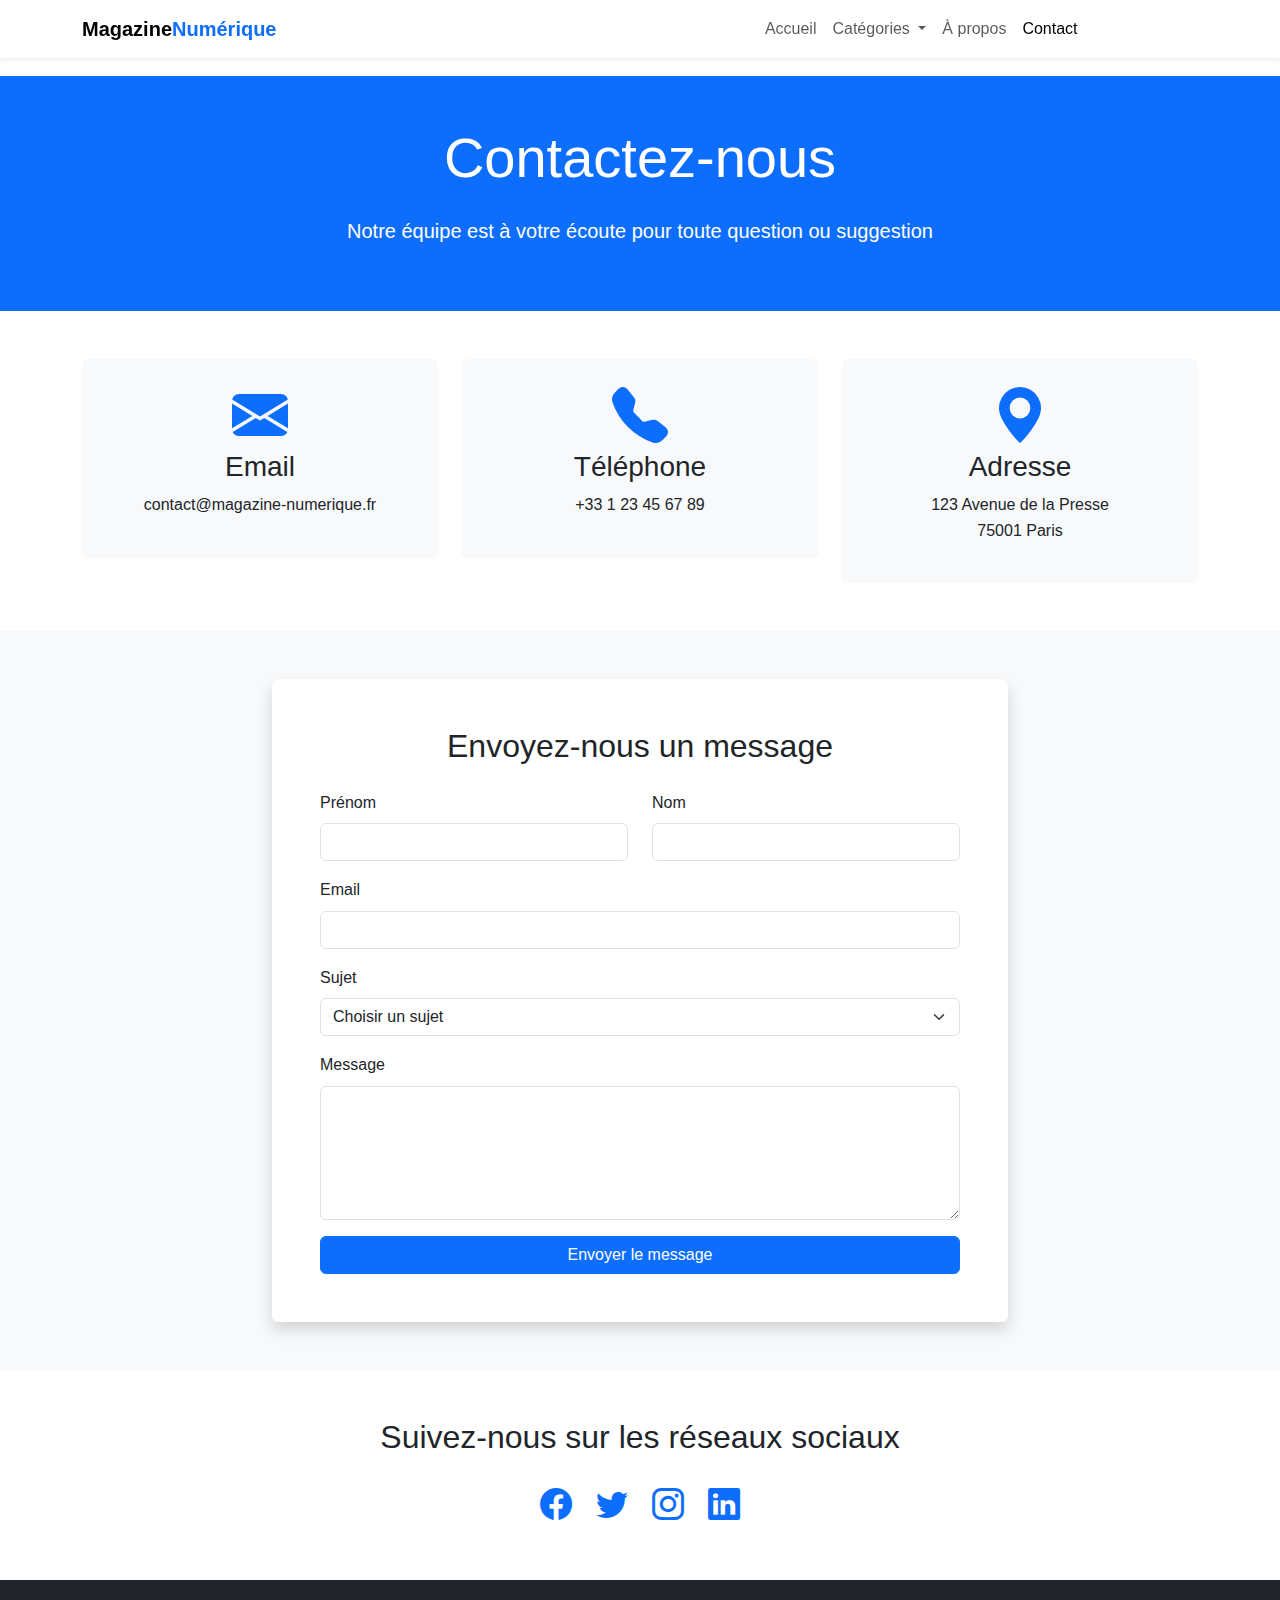
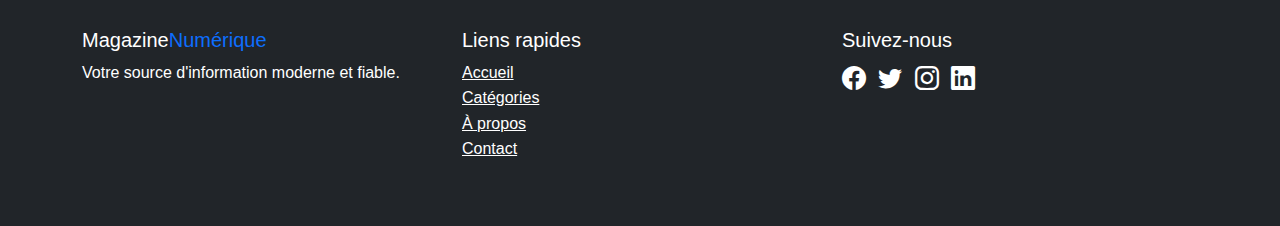
<file: pages/contact.html>
<!DOCTYPE html>
<html lang="fr">
<head>
    <meta charset="UTF-8">
    <meta name="viewport" content="width=device-width, initial-scale=1.0">
    <title>Contact - Magazine Numérique</title>
    <link href="https://cdn.jsdelivr.net/npm/bootstrap@5.3.2/dist/css/bootstrap.min.css" rel="stylesheet">
    <link rel="stylesheet" href="https://cdn.jsdelivr.net/npm/bootstrap-icons@1.11.1/font/bootstrap-icons.css">
    <link rel="stylesheet" href="/css/style.css">
</head>
<body>
    <div id="nav-placeholder"></div>

    <section class="contact-header py-5 bg-primary text-white">
        <div class="container text-center">
            <h1 class="display-4 mb-4">Contactez-nous</h1>
            <p class="lead">Notre équipe est à votre écoute pour toute question ou suggestion</p>
        </div>
    </section>

    <section class="contact-info py-5">
        <div class="container">
            <div class="row g-4">
                <div class="col-md-4">
                    <div class="contact-card text-center p-4 bg-light rounded">
                        <i class="bi bi-envelope-fill display-4 text-primary mb-3"></i>
                        <h3>Email</h3>
                        <p>contact@magazine-numerique.fr</p>
                    </div>
                </div>
                <div class="col-md-4">
                    <div class="contact-card text-center p-4 bg-light rounded">
                        <i class="bi bi-telephone-fill display-4 text-primary mb-3"></i>
                        <h3>Téléphone</h3>
                        <p>+33 1 23 45 67 89</p>
                    </div>
                </div>
                <div class="col-md-4">
                    <div class="contact-card text-center p-4 bg-light rounded">
                        <i class="bi bi-geo-alt-fill display-4 text-primary mb-3"></i>
                        <h3>Adresse</h3>
                        <p>123 Avenue de la Presse<br>75001 Paris</p>
                    </div>
                </div>
            </div>
        </div>
    </section>

    <section class="contact-form py-5 bg-light">
        <div class="container">
            <div class="row justify-content-center">
                <div class="col-md-8">
                    <div class="bg-white p-5 rounded shadow">
                        <h2 class="text-center mb-4">Envoyez-nous un message</h2>
                        <form id="contact-form">
                            <div class="row">
                                <div class="col-md-6 mb-3">
                                    <label for="firstName" class="form-label">Prénom</label>
                                    <input type="text" class="form-control" id="firstName" required>
                                </div>
                                <div class="col-md-6 mb-3">
                                    <label for="lastName" class="form-label">Nom</label>
                                    <input type="text" class="form-control" id="lastName" required>
                                </div>
                            </div>
                            <div class="mb-3">
                                <label for="email" class="form-label">Email</label>
                                <input type="email" class="form-control" id="email" required>
                            </div>
                            <div class="mb-3">
                                <label for="subject" class="form-label">Sujet</label>
                                <select class="form-select" id="subject" required>
                                    <option value="">Choisir un sujet</option>
                                    <option value="general">Question générale</option>
                                    <option value="support">Support technique</option>
                                    <option value="partnership">Partenariat</option>
                                    <option value="other">Autre</option>
                                </select>
                            </div>
                            <div class="mb-3">
                                <label for="message" class="form-label">Message</label>
                                <textarea class="form-control" id="message" rows="5" required></textarea>
                            </div>
                            <button type="submit" class="btn btn-primary w-100">Envoyer le message</button>
                        </form>
                    </div>
                </div>
            </div>
        </div>
    </section>

    <section class="social-links py-5">
        <div class="container text-center">
            <h2 class="mb-4">Suivez-nous sur les réseaux sociaux</h2>
            <div class="social-icons d-flex justify-content-center gap-4">
                <a href="#" class="text-primary fs-2"><i class="bi bi-facebook"></i></a>
                <a href="#" class="text-primary fs-2"><i class="bi bi-twitter"></i></a>
                <a href="#" class="text-primary fs-2"><i class="bi bi-instagram"></i></a>
                <a href="#" class="text-primary fs-2"><i class="bi bi-linkedin"></i></a>
            </div>
        </div>
    </section>

    <div id="footer-placeholder"></div>

    <script src="https://cdn.jsdelivr.net/npm/bootstrap@5.3.2/dist/js/bootstrap.bundle.min.js"></script>
    <script type="module" src="/js/main.js"></script>
    <script type="module" src="/js/contact.js"></script>
</body>
</html>
</file>
<file: css/style.css>
/* Variables */
:root {
    --primary-color: #0066cc;
    --secondary-color: #f8f9fa;
    --dark-color: #212529;
    --light-color: #ffffff;
    --gray-color: #6c757d;
    --fashion-color: #ff69b4;
    --sport-color: #28a745;
}

/* Global Styles */
body {
    font-family: 'Inter', sans-serif;
    line-height: 1.6;
    color: var(--dark-color);
    padding-top: 76px;
}

.section-title {
    font-size: 2.5rem;
    font-weight: 700;
    margin-bottom: 2rem;
    text-align: center;
}

/* Hero Section */
.hero-section {
    background: linear-gradient(rgba(0, 0, 0, 0.6), rgba(0, 0, 0, 0.6)),
                url('https://picsum.photos/1920/1080') no-repeat center center;
    background-size: cover;
    height: 600px;
    position: relative;
}

.hero-content {
    position: relative;
    z-index: 1;
}

.search-bar {
    max-width: 600px;
    margin: 0 auto;
    position: relative;
}

.search-bar input {
    padding-right: 50px;
    border-radius: 30px;
    height: 50px;
}

.search-bar button {
    position: absolute;
    right: 5px;
    top: 5px;
    border-radius: 30px;
    width: 40px;
    height: 40px;
    padding: 0;
}

/* Featured Articles */
.featured-articles {
    padding: 80px 0;
}

.featured-main {
    position: relative;
    overflow: hidden;
    border-radius: 10px;
    box-shadow: 0 4px 15px rgba(0, 0, 0, 0.1);
}

.featured-main img {
    transition: transform 0.3s ease;
}

.featured-main:hover img {
    transform: scale(1.05);
}

.featured-content {
    position: absolute;
    bottom: 0;
    left: 0;
    right: 0;
    padding: 20px;
    background: linear-gradient(transparent, rgba(0, 0, 0, 0.8));
    color: white;
}

.featured-secondary {
    position: relative;
    overflow: hidden;
    border-radius: 10px;
    box-shadow: 0 4px 15px rgba(0, 0, 0, 0.1);
}

/* Categories Section */
.category-card {
    background: var(--light-color);
    padding: 30px;
    border-radius: 10px;
    text-align: center;
    transition: transform 0.3s ease;
    box-shadow: 0 4px 15px rgba(0, 0, 0, 0.1);
}

.category-card:hover {
    transform: translateY(-10px);
}

.category-icon {
    font-size: 2.5rem;
    margin-bottom: 20px;
    color: var(--primary-color);
}

.tech .category-icon {
    color: var(--primary-color);
}

.fashion .category-icon {
    color: var(--fashion-color);
}

.sport .category-icon {
    color: var(--sport-color);
}

/* Article Cards */
.article-card {
    background: var(--light-color);
    border-radius: 10px;
    overflow: hidden;
    box-shadow: 0 4px 15px rgba(0, 0, 0, 0.1);
    transition: transform 0.3s ease;
}

.article-card:hover {
    transform: translateY(-5px);
}

.article-content {
    padding: 20px;
}

/* Team Section */
.team-member img {
    width: 200px;
    height: 200px;
    object-fit: cover;
    border: 5px solid var(--light-color);
    box-shadow: 0 4px 15px rgba(0, 0, 0, 0.1);
}

/* Contact Section */
.contact-card {
    transition: transform 0.3s ease;
}

.contact-card:hover {
    transform: translateY(-5px);
}

.social-icons a {
    transition: transform 0.3s ease;
}

.social-icons a:hover {
    transform: scale(1.2);
}

/* Newsletter Section */
.newsletter {
    background-color: var(--secondary-color);
}

.newsletter-form {
    max-width: 500px;
    margin: 0 auto;
}

/* Footer */
.footer {
    background-color: var(--dark-color);
}

.social-links a {
    font-size: 1.5rem;
    transition: color 0.3s ease;
}

.social-links a:hover {
    color: var(--primary-color) !important;
}

/* Notifications */
.notification {
    position: fixed;
    top: 20px;
    right: 20px;
    z-index: 1000;
    padding: 15px 25px;
    border-radius: 5px;
    animation: slideIn 0.3s ease-out;
}

@keyframes slideIn {
    from {
        transform: translateX(100%);
        opacity: 0;
    }
    to {
        transform: translateX(0);
        opacity: 1;
    }
}

/* Responsive Design */
@media (max-width: 768px) {
    .hero-section {
        height: 400px;
    }

    .section-title {
        font-size: 2rem;
    }

    .featured-content h3 {
        font-size: 1.5rem;
    }

    .team-member img {
        width: 150px;
        height: 150px;
    }
}

/* Animations */
@keyframes fadeIn {
    from {
        opacity: 0;
        transform: translateY(20px);
    }
    to {
        opacity: 1;
        transform: translateY(0);
    }
}

.featured-articles, .categories, .newsletter, .team-member, .contact-card {
    animation: fadeIn 1s ease-out;
}
</file>
